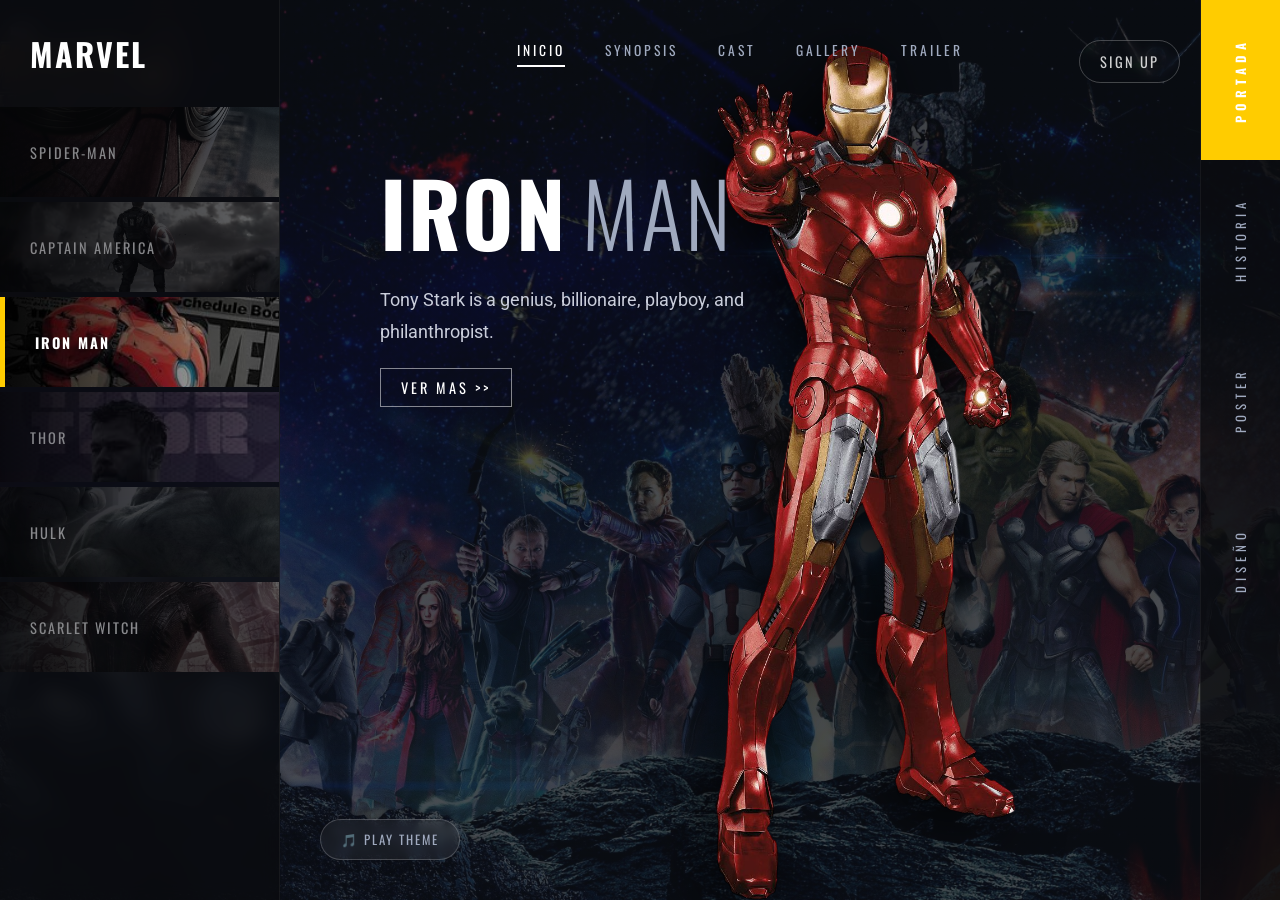
<file: index.html>
<!DOCTYPE html>
<html lang="en">
<head>
    <meta charset="UTF-8">
    <title>Marvel Cinematic Interface</title>
    <link href="https://fonts.googleapis.com/css2?family=Oswald:wght@300;400;700&family=Roboto:wght@300;400&display=swap" rel="stylesheet">

    <style>
        /* =========================================
           CSS STYLING - CINEMATIC DASHBOARD
        ========================================= */
        :root {
            --theme-color: #e23636;
            --bg-dark: #0a0c10;
            --text-light: #a0aabf;
        }

        body.theme-thor { --theme-color: #4da6ff; }
        body.theme-captain_america { --theme-color: #005bbb; }
        body.theme-iron_man { --theme-color: #ffcc00; }
        body.theme-hulk { --theme-color: #39ff14; }
        body.theme-spiderman { --theme-color: #e23636; }
        body.theme-scarlet_witch { --theme-color: #d90429; }

        * { box-sizing: border-box; margin: 0; padding: 0; }

        body {
            background: linear-gradient(rgba(12, 16, 23, 0.75), rgba(12, 16, 23, 0.75)),
                        url("marvel_background.jpg");
            background-size: cover;
            background-position: center;
            color: white;
            font-family: 'Roboto', sans-serif;
            height: 100vh;
            width: 100vw;
            overflow: hidden;
            display: flex;
            transition: background 0.5s ease;
        }

        /* LEFT SIDEBAR */
        .left-sidebar {
            width: 280px;
            height: 100vh;
            background: rgba(10, 12, 16, 0.8);
            border-right: 1px solid rgba(255, 255, 255, 0.05);
            display: flex;
            flex-direction: column;
            z-index: 20;
            backdrop-filter: blur(10px);
        }

        .brand-logo {
            padding: 30px;
            font-family: 'Oswald', sans-serif;
            font-size: 2rem;
            font-weight: 700;
            letter-spacing: 2px;
            color: white;
        }

        .thumbnail-list {
            flex-grow: 1;
            overflow-y: auto;
            display: flex;
            flex-direction: column;
            gap: 5px;
        }
        .thumbnail-list::-webkit-scrollbar { display: none; }

        .thumb-item {
            position: relative;
            height: 90px;
            cursor: pointer;
            overflow: hidden;
            opacity: 0.5;
            transition: all 0.3s ease;
            display: flex;
            align-items: center;
        }

        .thumb-item img {
            position: absolute;
            width: 100%;
            height: 100%;
            object-fit: cover;
            z-index: 1;
            filter: grayscale(80%);
            transition: all 0.3s ease;
        }

        .thumb-overlay {
            position: absolute;
            z-index: 2;
            width: 100%;
            height: 100%;
            background: linear-gradient(90deg, rgba(0,0,0,0.9) 0%, rgba(0,0,0,0.2) 100%);
        }

        .thumb-name {
            position: relative;
            z-index: 3;
            padding-left: 30px;
            font-family: 'Oswald', sans-serif;
            font-size: 0.9rem;
            letter-spacing: 2px;
            text-transform: uppercase;
        }

        .thumb-item:hover { opacity: 0.8; }
        .thumb-item.active { opacity: 1; border-left: 5px solid var(--theme-color); }
        .thumb-item.active img { filter: grayscale(0%); }
        .thumb-item.active .thumb-name { color: white; font-weight: 700; }

        /* MAIN CONTENT AREA */
        .main-content {
            flex-grow: 1;
            position: relative;
            display: flex;
            flex-direction: column;
        }

        /* Top Right Logo */
        .top-right-logo {
            position: absolute;
            top: 35px;
            right: 120px;
            height: 25px;
            z-index: 30;
        }
        .top-right-logo img { height: 100%; opacity: 0.9; }

        /* =========================================
           MASTER RIGHT-TABS
        ========================================= */
        .master-tab {
            display: none;
            height: 100%;
            width: 100%;
            animation: fadeIn 0.4s ease forwards;
        }
        .master-tab.active-master {
            display: flex;
            flex-direction: column;
        }

        @keyframes fadeIn {
            from { opacity: 0; transform: translateY(15px); }
            to { opacity: 1; transform: translateY(0); }
        }

        /* =========================================
           PORTADA (Top Nav & Content)
        ========================================= */
        .top-nav {
            display: flex;
            justify-content: center;
            gap: 40px;
            padding: 40px;
            font-family: 'Oswald', sans-serif;
            font-size: 0.85rem;
            letter-spacing: 3px;
            color: var(--text-light);
            z-index: 20;
        }

        .nav-link { cursor: pointer; transition: color 0.3s ease; padding-bottom: 5px; }
        .nav-link:hover { color: white; }
        .nav-link.active-nav { color: white; border-bottom: 2px solid white; }

        .tab-content {
            display: none;
            padding: 60px 100px;
            width: 65%;
            z-index: 10;
            animation: fadeIn 0.4s ease forwards;
        }
        .tab-content.active-tab { display: block; }

        /* Standard text styles */
        .section-header {
            font-family: 'Oswald', sans-serif;
            font-size: 1.5rem;
            letter-spacing: 4px;
            color: var(--theme-color);
            margin-bottom: 20px;
            text-transform: uppercase;
        }
        .section-text { font-size: 1.1rem; line-height: 1.8; color: #cacedb; white-space: pre-wrap; max-width: 600px; }
        .actor-name { font-family: 'Oswald', sans-serif; font-size: 4rem; text-transform: uppercase; margin-top: 10px; }

        .gallery-grid { display: grid; grid-template-columns: repeat(3, 1fr); gap: 15px; margin-top: 20px; }
        .gallery-item { height: 150px; background: rgba(255,255,255,0.1); border-radius: 8px; overflow: hidden; }
        .gallery-item img { width: 100%; height: 100%; object-fit: cover; opacity: 0.7; transition: 0.3s; }
        .gallery-item:hover img { opacity: 1; transform: scale(1.05); }

        .video-wrapper {
            position: relative; padding-bottom: 56.25%; height: 0;
            border-radius: 12px; overflow: hidden; box-shadow: 0 10px 30px rgba(0,0,0,0.8);
            border: 2px solid rgba(255,255,255,0.1);
        }
        .video-wrapper iframe { position: absolute; top: 0; left: 0; width: 100%; height: 100%; }

        .character-title {
            display: flex; gap: 15px; font-family: 'Oswald', sans-serif;
            font-size: 5.5rem; line-height: 1; margin-bottom: 30px;
            text-transform: uppercase; letter-spacing: 2px;
        }
        .title-bold { font-weight: 700; }
        .title-light { font-weight: 300; color: #a0aabf; }

        .ver-mas-btn {
            background: transparent; color: white; border: 1px solid rgba(255,255,255,0.5);
            padding: 8px 20px; font-family: 'Oswald', sans-serif; font-size: 0.9rem;
            letter-spacing: 3px; cursor: pointer; transition: all 0.3s; margin-top: 20px;
        }
        .ver-mas-btn:hover { color: var(--theme-color); border-color: var(--theme-color); }

        /* HERO IMAGE */
        .hero-image {
            position: absolute; right: 80px; bottom: 0; height: 95vh; width: auto;
            z-index: 5; object-fit: contain; pointer-events: none;
            filter: drop-shadow(-10px 10px 30px rgba(0,0,0,0.8));
            transition: opacity 0.5s ease, transform 0.5s ease;
        }

        /* =========================================
           NEW LAYOUTS: HISTORIA, POSTER, DISEÑO
        ========================================= */
        .full-page-content {
            padding: 100px;
            width: 100%;
            height: 100%;
            display: flex;
            flex-direction: column;
            justify-content: center;
        }

        .history-columns {
            display: column;
            column-count: 2;
            column-gap: 50px;
            margin-top: 30px;
        }

        /* Poster View */
        .poster-container {
            display: flex;
            justify-content: center;
            align-items: center;
            height: 100%;
            width: 100%;
        }
        .poster-image {
            height: 80vh;
            border-radius: 15px;
            box-shadow: 0 20px 50px rgba(0,0,0,0.9);
            border: 2px solid rgba(255,255,255,0.1);
        }

        /* Diseno (Design) View HUD */
        .hud-grid {
            display: grid;
            grid-template-columns: 1fr 1fr;
            gap: 40px;
            margin-top: 40px;
        }
        .hud-box {
            background: rgba(0, 20, 40, 0.4);
            border: 1px solid var(--theme-color);
            padding: 30px;
            border-radius: 10px;
            backdrop-filter: blur(5px);
        }
        .hud-title {
            font-family: 'Oswald', sans-serif;
            color: white;
            letter-spacing: 2px;
            margin-bottom: 15px;
            border-bottom: 1px solid rgba(255,255,255,0.2);
            padding-bottom: 10px;
        }

        /* =========================================
           RIGHT SIDEBAR (Interactive Vertical Menu)
        ========================================= */
        .right-sidebar {
            width: 80px; height: 100vh; background: rgba(10, 12, 16, 0.8);
            border-left: 1px solid rgba(255, 255, 255, 0.05);
            display: flex; flex-direction: column; align-items: center;
            z-index: 50; position: relative;
        }

        .v-nav-item {
            width: 100%;
            height: 160px;
            display: flex;
            align-items: center;
            justify-content: center;
            cursor: pointer;
            transition: background-color 0.4s ease, color 0.4s ease;
        }

        .v-text {
            writing-mode: vertical-rl; transform: rotate(180deg); font-family: 'Oswald', sans-serif;
            font-size: 0.8rem; letter-spacing: 5px; color: var(--text-light); pointer-events: none;
        }

        .v-nav-item:hover .v-text { color: white; }

        /* The dynamic active block */
        .v-nav-item.active-v-nav {
            background-color: var(--theme-color);
        }
        .v-nav-item.active-v-nav .v-text { color: white; font-weight: 700; }

        /* MUSIC BUTTON */
        #music-btn {
            position: absolute; bottom: 40px; left: 320px; padding: 10px 20px;
            background: rgba(255, 255, 255, 0.05); color: #a0aabf; border: 1px solid rgba(255, 255, 255, 0.2);
            border-radius: 30px; font-family: 'Oswald', sans-serif; letter-spacing: 2px;
            cursor: pointer; font-size: 0.8rem; transition: 0.3s; z-index: 100; backdrop-filter: blur(5px);
        }
        #music-btn:hover { color: white; border-color: var(--theme-color); }
        #music-btn.playing { color: var(--theme-color); border-color: var(--theme-color); }

        /* SIGN UP BUTTON */
        .signup-link {
            position: absolute;
            top: 40px;
            right: 100px;
            z-index: 100;
            color: white;
            text-decoration: none;
            font-family: 'Oswald', sans-serif;
            letter-spacing: 2px;
            font-size: 0.9rem;
            opacity: 0.8;
            padding: 10px 20px;
            border: 1px solid rgba(255,255,255,0.3);
            border-radius: 30px;
            transition: 0.3s;
            backdrop-filter: blur(5px);
        }
        .signup-link:hover { opacity: 1; border-color: var(--theme-color); color: var(--theme-color); }
    </style>
</head>
<body class="theme-iron_man">

    <audio id="theme-song" loop>
        <source src="marvel_theme.mp3" type="audio/mpeg">
    </audio>
    <button id="music-btn" onclick="toggleMusic()">🎵 PLAY THEME</button>

    <a href="/signup" class="signup-link">SIGN UP</a>

    <!-- LEFT SIDEBAR -->
    <aside class="left-sidebar">
        <div class="brand-logo">MARVEL</div>
        <div class="thumbnail-list">
            <div class="thumb-item" id="thumb-spiderman" onclick="selectCharacter('spiderman')">
                <img src="spiderman_thumbnail.png" alt="Spider-Man">
                <div class="thumb-overlay"></div><span class="thumb-name">SPIDER-MAN</span>
            </div>
            <div class="thumb-item" id="thumb-captain_america" onclick="selectCharacter('captain_america')">
                <img src="cap_thumbnail.png" alt="Cap">
                <div class="thumb-overlay"></div><span class="thumb-name">CAPTAIN AMERICA</span>
            </div>
            <div class="thumb-item active" id="thumb-iron_man" onclick="selectCharacter('iron_man')">
                <img src="ironman_thumbnail.png" alt="Iron Man">
                <div class="thumb-overlay"></div><span class="thumb-name">IRON MAN</span>
            </div>
            <div class="thumb-item" id="thumb-thor" onclick="selectCharacter('thor')">
                <img src="thor_thumbnail.png" alt="Thor">
                <div class="thumb-overlay"></div><span class="thumb-name">THOR</span>
            </div>
            <div class="thumb-item" id="thumb-hulk" onclick="selectCharacter('hulk')">
                <img src="hulk_thumbnail.png" alt="Hulk">
                <div class="thumb-overlay"></div><span class="thumb-name">HULK</span>
            </div>
            <div class="thumb-item" id="thumb-scarlet_witch" onclick="selectCharacter('scarlet_witch')">
                <img src="scarlet_witch_thumbnail.png" alt="Scarlet">
                <div class="thumb-overlay"></div><span class="thumb-name">SCARLET WITCH</span>
            </div>
        </div>
    </aside>


    <!-- MAIN CENTRAL CONTENT -->
    <main class="main-content">

        <!-- ===================================== -->
        <!-- MASTER TAB 1: PORTADA (The Main View) -->
        <!-- ===================================== -->
        <div id="master-portada" class="master-tab active-master">
            <nav class="top-nav">
                <span class="nav-link active-nav" id="nav-inicio" onclick="switchInnerTab(event, 'inicio')">INICIO</span>
                <span class="nav-link" id="nav-synopsis" onclick="switchInnerTab(event, 'synopsis')">SYNOPSIS</span>
                <span class="nav-link" onclick="switchInnerTab(event, 'cast')">CAST</span>
                <span class="nav-link" onclick="switchInnerTab(event, 'gallery')">GALLERY</span>
                <span class="nav-link" onclick="switchInnerTab(event, 'trailer')">TRAILER</span>
            </nav>

            <div id="tab-inicio" class="tab-content active-tab">
                <div class="character-title">
                    <span class="title-bold" id="title-first">IRON</span>
                    <span class="title-light" id="title-second">MAN</span>
                </div>
                <p class="section-text" id="detail-bg" style="max-width: 500px;">Tony Stark is a genius, billionaire, playboy, and philanthropist.</p>
                <button class="ver-mas-btn" onclick="document.getElementById('nav-synopsis').click()">VER MAS >></button>
            </div>

            <div id="tab-synopsis" class="tab-content">
                <h2 class="section-header">OFFICIAL SYNOPSIS</h2>
                <p class="section-text" id="detail-synopsis">After a life-threatening incident, Tony Stark creates a mechanized suit of armor to save his own life and escape captivity. He continues to refine his technology, fighting foes in a high-tech suit equipped with advanced flight capabilities, repulsor rays, and cutting-edge weaponry. As the founding benefactor of the Avengers, Tony constantly wrestles with his ego, his legacy, and his ultimate desire to put a "suit of armor around the world".</p>
            </div>

            <div id="tab-cast" class="tab-content">
                <h2 class="section-header">PORTRAYED BY</h2>
                <h3 class="actor-name" id="detail-actor">Robert Downey Jr.</h3>
            </div>

            <div id="tab-gallery" class="tab-content">
                <h2 class="section-header">CONCEPT ART & STILLS</h2>
                <div class="gallery-grid">
                    <div class="gallery-item"><img src="spiderman_thumbnail.png"></div>
                    <div class="gallery-item"><img src="cap_thumbnail.png"></div>
                    <div class="gallery-item"><img src="ironman_thumbnail.png"></div>
                </div>
            </div>

            <div id="tab-trailer" class="tab-content">
                <h2 class="section-header">CINEMATIC TRAILER</h2>
                <div class="video-wrapper">
                    <iframe id="detail-trailer" src="https://www.youtube.com/embed/8ugaeA-nMTc" frameborder="0" allowfullscreen></iframe>
                </div>
            </div>

            <img class="hero-image" id="detail-image" src="ironman_cutout.png" onerror="this.style.display='none'">
        </div>

        <!-- ===================================== -->
        <!-- MASTER TAB 2: HISTORIA (Comic Origin) -->
        <!-- ===================================== -->
        <div id="master-historia" class="master-tab">
            <div class="full-page-content">
                <h1 class="character-title"><span class="title-bold">COMIC</span><span class="title-light">ORIGIN</span></h1>
                <h2 class="section-header">ARCHIVE RECORDS</h2>
                <div class="history-columns">
                    <p class="section-text" id="detail-history">Database loading...</p>
                </div>
            </div>
        </div>

        <!-- ===================================== -->
        <!-- MASTER TAB 3: POSTER                  -->
        <!-- ===================================== -->
        <div id="master-poster" class="master-tab">
            <div class="poster-container">
                <img class="poster-image" id="detail-poster" src="ironman_thumbnail.png" alt="Movie Poster">
            </div>
        </div>

        <!-- ===================================== -->
        <!-- MASTER TAB 4: DISEÑO (Design/Specs)   -->
        <!-- ===================================== -->
        <div id="master-diseno" class="master-tab">
            <div class="full-page-content">
                <h1 class="character-title"><span class="title-bold">TECH</span><span class="title-light">SPECS</span></h1>
                <div class="hud-grid">
                    <div class="hud-box">
                        <h3 class="hud-title">COMBAT RATING</h3>
                        <p class="section-text" id="detail-combat">Loading...</p>
                    </div>
                    <div class="hud-box">
                        <h3 class="hud-title">SPECIAL ABILITIES</h3>
                        <p class="section-text" id="detail-abilities">Loading...</p>
                    </div>
                </div>
            </div>
        </div>

    </main>

    <!-- RIGHT SIDEBAR (The Interactive Master Menu) -->
    <aside class="right-sidebar">
        <div id="v-nav-portada" class="v-nav-item active-v-nav" onclick="switchRightTab(event, 'portada')">
            <span class="v-text">PORTADA</span>
        </div>
        <div id="v-nav-historia" class="v-nav-item" onclick="switchRightTab(event, 'historia')">
            <span class="v-text">HISTORIA</span>
        </div>
        <div id="v-nav-poster" class="v-nav-item" onclick="switchRightTab(event, 'poster')">
            <span class="v-text">POSTER</span>
        </div>
        <div id="v-nav-diseno" class="v-nav-item" onclick="switchRightTab(event, 'diseno')">
            <span class="v-text">DISEÑO</span>
        </div>
    </aside>

    <!-- =========================================
         JAVASCRIPT LOGIC
    ========================================= -->
    <script>
        const characters = {
            'spiderman': {
                titleFirst: 'IRON', titleSecond: 'SPIDER',
                background: 'A teenager from Queens who was bitten by a radioactive spider.',
                synopsis: 'Following the events of the Infinity War, Peter Parker must step up and take on new responsibilities. Equipped with the high-tech Iron Spider armor designed by Tony Stark, his capabilities are enhanced with mechanical spider-arms and advanced targeting systems. Torn between his normal teenage life and his duty as a hero, Peter must confront multiversal threats and redefine what it means to be the friendly neighborhood Spider-Man.',
                actor: 'Tom Holland',
                trailer: 'https://www.youtube.com/embed/Nt9L1jCKGnE',
                image: 'spiderman_cutout.png',
                poster: 'spiderman_thumbnail.png',
                history: 'Peter Parker gained his powers after being bitten by a radioactive spider on a high school field trip. \n\nLearning that "With great power comes great responsibility" after the tragic death of his Uncle Ben, he dedicated his life to fighting crime in New York City.',
                combat: 'STRENGTH: 8/10\nSPEED: 9/10\nDURABILITY: 7/10\nINTELLIGENCE: 9/10',
                abilities: '- Danger-warning Spider-Sense\n- Superhuman strength and agility\n- Wall-crawling\n- Web-shooters (Stark Tech Upgraded)',
                theme: 'theme-spiderman'
            },
            'captain_america': {
                titleFirst: 'CAPTAIN', titleSecond: 'AMERICA',
                background: 'A frail World War II volunteer who was enhanced by the Super Soldier Serum.',
                synopsis: 'Steve Rogers, the first Avenger, was frozen in ice for decades before waking up in the modern world. He serves as the moral compass and tactical leader of the Avengers. From fighting the tyrannical forces of Hydra in WWII to standing against Thanos\'s alien army, Captain America wields his virtually indestructible vibranium shield to defend freedom and justice whatever the cost.',
                actor: 'Chris Evans',
                trailer: 'https://www.youtube.com/embed/7SlILk2WMTI',
                image: 'cap_cutout.png',
                poster: 'cap_thumbnail.png',
                history: 'Born in 1918, Steve Rogers was a scrawny fine arts student who desperately wanted to fight in WWII. Rejected due to health issues, he volunteered for Project Rebirth.\n\nThe serum transformed him into the pinnacle of human perfection. After crashing into the Arctic, he awoke 70 years later to a changed world.',
                combat: 'STRENGTH: 7/10\nSPEED: 7/10\nDURABILITY: 8/10\nINTELLIGENCE: 8/10',
                abilities: '- Master Martial Artist & Tactician\n- Enhanced human physiology\n- Indestructible Vibranium Shield',
                theme: 'theme-captain_america'
            },
            'iron_man': {
                titleFirst: 'IRON', titleSecond: 'MAN',
                background: 'Tony Stark is a genius, billionaire, playboy, and philanthropist.',
                synopsis: 'After a life-threatening incident, Tony Stark creates a mechanized suit of armor to save his own life and escape captivity. He continues to refine his technology, fighting foes in a high-tech suit equipped with advanced flight capabilities, repulsor rays, and cutting-edge weaponry. As the founding benefactor of the Avengers, Tony constantly wrestles with his ego, his legacy, and his ultimate desire to put a "suit of armor around the world".',
                actor: 'Robert Downey Jr.',
                trailer: 'https://www.youtube.com/embed/8ugaeA-nMTc',
                image: 'ironman_cutout.png',
                poster: 'ironman_thumbnail.png',
                history: 'Anthony Edward Stark inherited Stark Industries from his father, Howard Stark. After being captured by the Ten Rings terrorist group, he built the Mark I armor to escape.\n\nRealizing his weapons were falling into the wrong hands, he shut down weapon manufacturing to become the armored hero, Iron Man.',
                combat: 'STRENGTH: 9/10 (In Suit)\nSPEED: 10/10 (Flight)\nDURABILITY: 9/10\nINTELLIGENCE: 10/10',
                abilities: '- Genius-level intellect\n- Powered Exoskeleton\n- Repulsor Blasts & Unibeam\n- Advanced AI targeting',
                theme: 'theme-iron_man'
            },
            'thor': {
                titleFirst: 'THOR', titleSecond: 'ODINSON',
                background: 'The Asgardian God of Thunder, wielding the enchanted hammer Mjolnir.',
                synopsis: 'Banished to Earth to learn a lesson in humility, Thor Odinson must prove himself worthy to wield his power. Stripped of his legendary hammer, Mjolnir, Thor learns what it truly means to be a hero. Across his centuries of life, he has battled dark elves, the Goddess of Death, and the Mad Titan Thanos, eventually discovering that his true power comes not from his weapon, but from within as the God of Thunder.',
                actor: 'Chris Hemsworth',
                trailer: 'https://www.youtube.com/embed/v7MGUNV8MxU',
                image: 'thor_cutout.png',
                poster: 'thor_thumbnail.png',
                history: 'Thor is the God of Thunder, son of Odin, the All-Father of Asgard. Originally arrogant and reckless, his banishment to Midgard (Earth) taught him humility.\n\nHe is a founding member of the Avengers and the sworn protector of the Nine Realms.',
                combat: 'STRENGTH: 10/10\nSPEED: 8/10\nDURABILITY: 10/10\nINTELLIGENCE: 6/10',
                abilities: '- Immortality and Asgardian Physiology\n- Manipulation of Weather and Lightning\n- Flight via Mjolnir/Stormbreaker',
                theme: 'theme-thor'
            },
            'hulk': {
                titleFirst: 'THE', titleSecond: 'HULK',
                background: 'Dr. Bruce Banner transforms into a giant, green, rage-fueled behemoth.',
                synopsis: 'A brilliant scientist exposed to a massive dose of gamma radiation, Bruce Banner struggles to control the beast within. When provoked, he transforms into the Hulk—the angrier he gets, the stronger he becomes. Despite being hunted by the military and fearing his own destructive potential, Banner eventually learns to merge his genius intellect with the Hulk\'s limitless superhuman strength to protect the world.',
                actor: 'Mark Ruffalo',
                trailer: 'https://www.youtube.com/embed/xbqNb2PFKKA',
                image: 'hulk_cutout.png',
                poster: 'hulk_thumbnail.png',
                history: 'While working on recreating the Super Soldier Serum for the US Military, Dr. Bruce Banner subjected himself to intense Gamma Radiation.\n\nThe experiment failed catastrophically, creating an alter-ego formed from Banner\'s repressed anger that manifests physically as an unstoppable green giant.',
                combat: 'STRENGTH: 10/10 (Limitless)\nSPEED: 8/10\nDURABILITY: 10/10\nINTELLIGENCE: 10/10 (As Banner)',
                abilities: '- Virtually limitless physical strength\n- Nigh-Invulnerability\n- Regenerative Healing Factor\n- Leaping miles at a time',
                theme: 'theme-hulk'
            },
            'scarlet_witch': {
                titleFirst: 'SCARLET', titleSecond: 'WITCH',
                background: 'Wanda Maximoff is a tremendously powerful being capable of harnessing Chaos Magic.',
                synopsis: 'Starting out as an antagonist manipulated by Hydra, Wanda eventually joins the Avengers to fight for humanity. Her devastating powers allow her to alter reality, manipulate energy, cast hexes, and employ advanced telekinesis. Driven by profound grief over the loss of her brother, Pietro, and her soulmate, Vision, Wanda\'s journey leads her to fully embrace her mythical destiny as the Scarlet Witch, making her one of the universe\'s most formidable beings.',
                actor: 'Elizabeth Olsen',
                trailer: 'https://www.youtube.com/embed/sj9J2ecsSpo',
                image: 'scarlet_witch_cutout.png',
                poster: 'scarlet_witch_thumbnail.png',
                history: 'Wanda and her twin brother Pietro volunteered for Hydra experiments using the Mind Stone. The stone unlocked Wanda\'s latent magical abilities.\n\nDriven by grief from the loss of her family and eventually Vision, she embraced her destiny as the prophesied Scarlet Witch, wielding immense chaos magic.',
                combat: 'STRENGTH: 4/10\nSPEED: 5/10\nDURABILITY: 5/10\nMAGIC: 10/10 (Reality Warping)',
                abilities: '- Chaos Magic manipulation\n- Telekinesis & Telepathy\n- Reality Warping\n- Hex casting & Energy projection',
                theme: 'theme-scarlet_witch'
            }
        };

        function selectCharacter(id) {
            const char = characters[id];
            if (!char) return;

            // Update all Text Data
            document.getElementById('title-first').innerText = char.titleFirst;
            document.getElementById('title-second').innerText = char.titleSecond;
            document.getElementById('detail-bg').innerText = char.background;
            document.getElementById('detail-synopsis').innerText = char.synopsis;
            document.getElementById('detail-actor').innerText = char.actor;
            document.getElementById('detail-trailer').src = char.trailer;
            document.getElementById('detail-history').innerText = char.history;
            document.getElementById('detail-combat').innerText = char.combat;
            document.getElementById('detail-abilities').innerText = char.abilities;
            document.getElementById('detail-poster').src = char.poster;

            // Image handling
            const imgElement = document.getElementById('detail-image');
            imgElement.style.opacity = 0;
            imgElement.style.transform = 'scale(0.95) translateX(20px)';
            setTimeout(() => {
                imgElement.src = char.image;
                imgElement.style.display = '';
                if (document.getElementById('master-portada').classList.contains('active-master') &&
                    document.getElementById('tab-inicio').classList.contains('active-tab')) {
                    imgElement.style.opacity = 1;
                    imgElement.style.transform = 'scale(1) translateX(0)';
                }
            }, 300);

            // Theme updating
            document.body.className = char.theme;

            // Thumbnail active states
            document.querySelectorAll('.thumb-item').forEach(t => t.classList.remove('active'));
            document.getElementById('thumb-' + id).classList.add('active');

            // RESET TO DEFAULT TABS ON CHARACTER CHANGE
            document.getElementById('v-nav-portada').click();
            document.querySelector('.top-nav span:first-child').click();
        }

        // ==========================================
        // TOP NAV (INNER TABS) LOGIC
        // ==========================================
        function switchInnerTab(event, tabId) {
            document.querySelectorAll('.nav-link').forEach(link => link.classList.remove('active-nav'));
            event.target.classList.add('active-nav');

            document.querySelectorAll('.tab-content').forEach(tab => tab.classList.remove('active-tab'));
            document.getElementById('tab-' + tabId).classList.add('active-tab');

            const heroImage = document.getElementById('detail-image');
            if (tabId === 'inicio') {
                heroImage.style.opacity = 1;
                heroImage.style.transform = 'scale(1) translateX(0)';
            } else {
                heroImage.style.opacity = 0;
                heroImage.style.transform = 'scale(0.95) translateX(20px)';
            }
        }

        // ==========================================
        // RIGHT SIDEBAR (MASTER TABS) LOGIC
        // ==========================================
        function switchRightTab(event, masterId) {
            // Update Right Sidebar Colors
            document.querySelectorAll('.v-nav-item').forEach(item => item.classList.remove('active-v-nav'));
            event.currentTarget.classList.add('active-v-nav');

            // Hide all master screens
            document.querySelectorAll('.master-tab').forEach(tab => tab.classList.remove('active-master'));
            // Show requested screen
            document.getElementById('master-' + masterId).classList.add('active-master');

            // Handle hero image (Only show if on Portada AND on Inicio)
            const heroImage = document.getElementById('detail-image');
            if (masterId === 'portada' && document.getElementById('tab-inicio').classList.contains('active-tab')) {
                heroImage.style.opacity = 1;
            } else {
                heroImage.style.opacity = 0;
            }
        }

        function toggleMusic() {
            const audio = document.getElementById('theme-song');
            const btn = document.getElementById('music-btn');
            if (audio.paused) {
                audio.play(); btn.innerText = "🔊 PAUSE THEME"; btn.classList.add("playing");
            } else {
                audio.pause(); btn.innerText = "🎵 PLAY THEME"; btn.classList.remove("playing");
            }
        }
    </script>
</body>
</html>
</file>
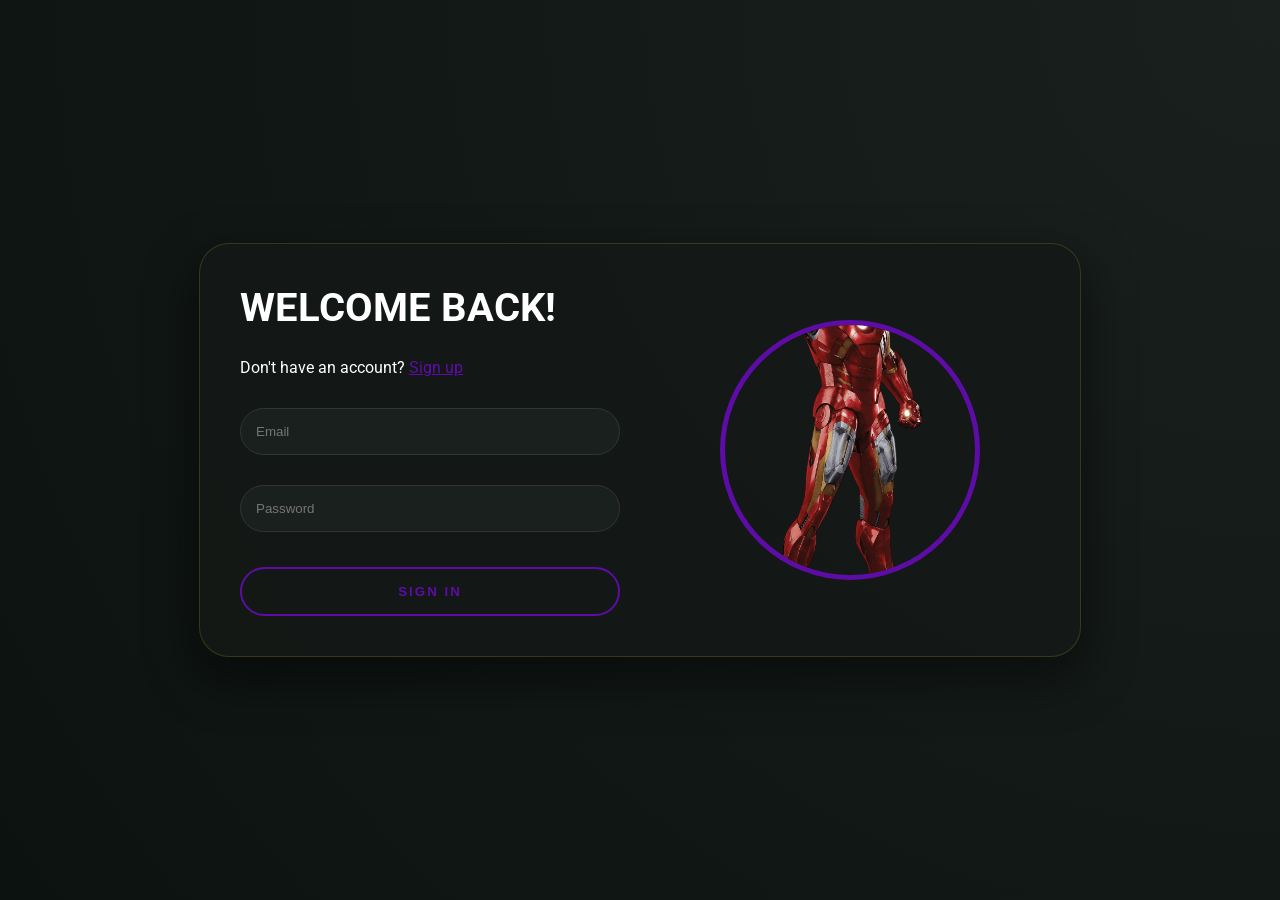
<file: login.html>
<!DOCTYPE html>
<html lang="en">
<head>
    <meta charset="UTF-8">
    <title>Login | Welcome Back</title>
    <link href="https://fonts.googleapis.com/css2?family=Roboto:wght@300;400;700&display=swap" rel="stylesheet">
    <style>
        :root {
            --bg-color: #0c1210;
            --accent-color: #620cadf4; /* Gold/Yellow accent */
            --text-color: #ffffff;
            --input-bg: #1a201e;
        }

        body { 
            margin: 0; display: flex; height: 100vh; 
            background: radial-gradient(circle at top right, #1a201e, #0c1210); 
            color: var(--text-color); font-family: 'Roboto', sans-serif;
            align-items: center; justify-content: center;
        }

        .login-card {
            display: flex; width: 800px; background: rgba(20, 25, 23, 0.9);
            border-radius: 30px; padding: 40px; box-shadow: 0 20px 50px rgba(0,0,0,0.5);
            border: 1px solid rgba(212, 175, 55, 0.2);
            align-items: center;
        }

        .form-side { flex: 1; padding-right: 40px; }
        .image-side { flex: 1; display: flex; align-items: center; justify-content: center; }

        h1 { margin-top: 0; font-size: 2.5rem; }

        input { 
            width: 100%; background: var(--input-bg); border: none; 
            padding: 15px; margin: 15px 0; color: white; border-radius: 50px;
            border: 1px solid #333; outline: none; box-sizing: border-box;
        }

        .btn-signin { 
            width: 100%; padding: 15px; background: transparent; 
            border: 2px solid var(--accent-color); color: var(--accent-color);
            border-radius: 50px; cursor: pointer; font-weight: bold; margin-top: 20px;
            transition: 0.3s; text-transform: uppercase; letter-spacing: 2px;
        }
        .btn-signin:hover { background: var(--accent-color); color: black; }

        .panda-art { 
            width: 250px; height: 250px; border-radius: 50%; 
            border: 5px solid var(--accent-color); object-fit: cover;
        }
    </style>
</head>
<body>

    <div class="login-card">
        <div class="form-side">
            <h1>WELCOME BACK!</h1>
            <p>Don't have an account? <a href="/signup" style="color: var(--accent-color)">Sign up</a></p>
            
            <input type="email" id="email" placeholder="Email">
            <input type="password" id="password" placeholder="Password">
            
            <button class="btn-signin" onclick="submitLogin()">SIGN IN</button>
        </div>
        
        <div class="image-side">
            <img src="ironman_cutout.png" class="panda-art" alt="Mascot">
        </div>
    </div>

    <script>
        async function submitLogin() {
            const email = document.getElementById('email').value;
            const password = document.getElementById('password').value;
            
            const response = await fetch('/login', {
                method: 'POST',
                headers: {'Content-Type': 'application/json'},
                body: JSON.stringify({email, password})
            });
            
            const data = await response.json();
            
            if (response.ok) {
                alert("Login Successful! Token received.");
                // Redirect or store token here
            } else {
                alert("Login failed: " + (data.message || "Invalid credentials"));
            }
        }
    </script>
</body>
</html>
</file>
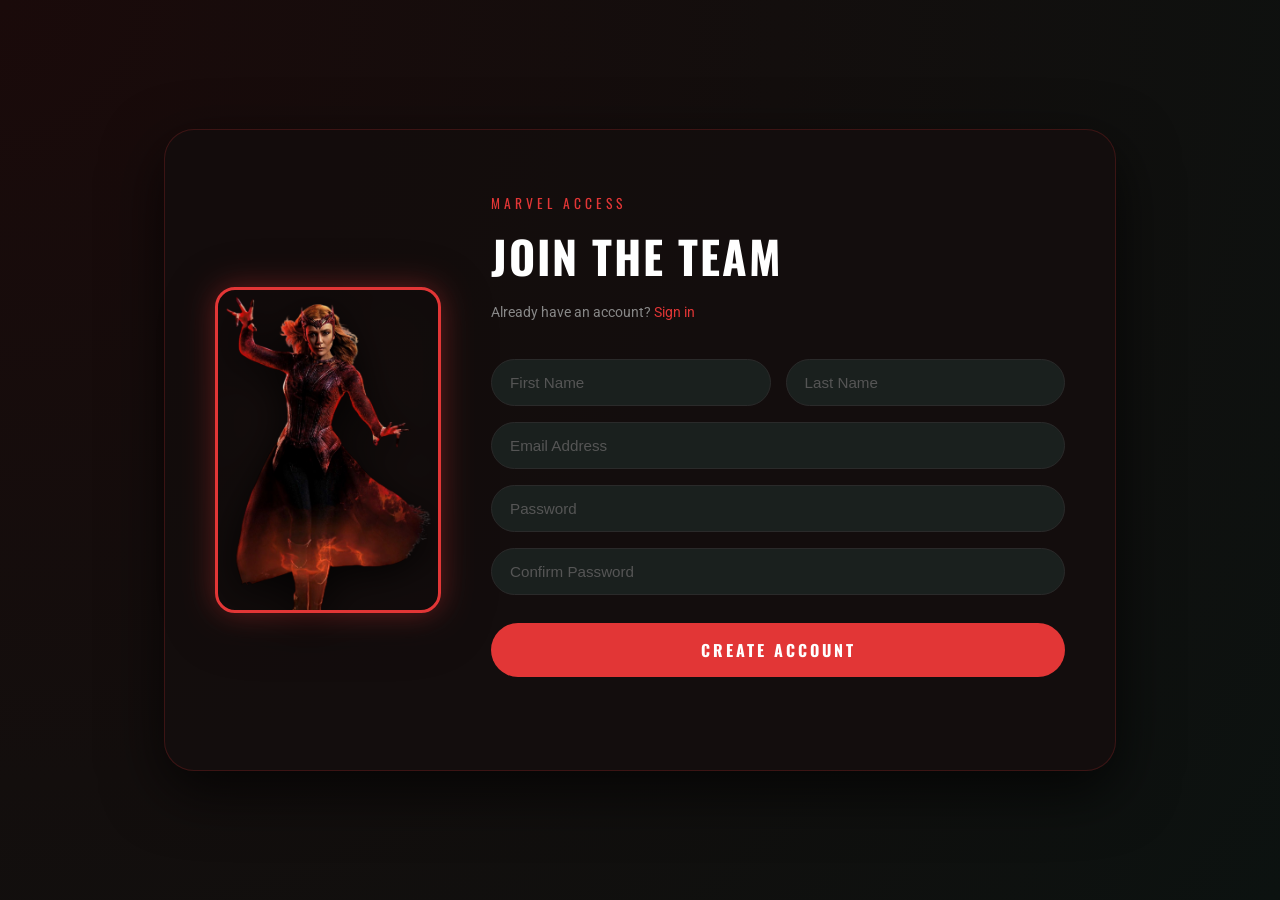
<file: signup.html>
<!DOCTYPE html>
<html lang="en">
<head>
    <meta charset="UTF-8">
    <title>Sign Up | Join the Avengers</title>
    <link href="https://fonts.googleapis.com/css2?family=Oswald:wght@300;400;700&family=Roboto:wght@300;400&display=swap" rel="stylesheet">
    <style>
        :root {
            --bg-color: #0c1210;
            --accent-color: #e23636;
            --text-color: #ffffff;
            --input-bg: #1a201e;
        }

        body {
            margin: 0; display: flex; height: 100vh;
            background: radial-gradient(circle at top left, #1a0a0a, #0c1210);
            color: var(--text-color); font-family: 'Roboto', sans-serif;
            align-items: center; justify-content: center;
        }

        .signup-card {
            display: flex; width: 850px; background: rgba(20, 14, 14, 0.92);
            border-radius: 30px; padding: 50px; box-shadow: 0 20px 60px rgba(0,0,0,0.7);
            border: 1px solid rgba(226, 54, 54, 0.2);
            align-items: center; gap: 50px;
        }

        .image-side {
            flex: 0 0 220px;
            display: flex;
            align-items: center;
            justify-content: center;
        }

        .hero-art {
            width: 220px;
            height: 320px;
            object-fit: cover;
            object-position: top;
            border-radius: 20px;
            border: 3px solid var(--accent-color);
            box-shadow: 0 0 30px rgba(226, 54, 54, 0.4);
            filter: drop-shadow(0 10px 20px rgba(0,0,0,0.8));
        }

        .form-side {
            flex: 1;
        }

        .brand {
            font-family: 'Oswald', sans-serif;
            font-size: 0.85rem;
            letter-spacing: 4px;
            color: var(--accent-color);
            margin-bottom: 10px;
            text-transform: uppercase;
        }

        h1 {
            margin: 0 0 6px;
            font-family: 'Oswald', sans-serif;
            font-size: 2.8rem;
            font-weight: 700;
            letter-spacing: 2px;
            text-transform: uppercase;
        }

        .subtitle {
            color: #888;
            font-size: 0.9rem;
            margin-bottom: 30px;
        }

        .subtitle a {
            color: var(--accent-color);
            text-decoration: none;
        }

        .subtitle a:hover { text-decoration: underline; }

        .row {
            display: flex;
            gap: 15px;
        }

        input {
            width: 100%;
            background: var(--input-bg);
            border: 1px solid #2a2a2a;
            padding: 14px 18px;
            margin: 8px 0;
            color: white;
            border-radius: 50px;
            outline: none;
            box-sizing: border-box;
            font-size: 0.95rem;
            transition: border-color 0.3s;
        }

        input:focus {
            border-color: var(--accent-color);
        }

        input::placeholder {
            color: #555;
        }

        .btn-signup {
            width: 100%;
            padding: 15px;
            background: var(--accent-color);
            border: none;
            color: white;
            border-radius: 50px;
            cursor: pointer;
            font-weight: 700;
            margin-top: 20px;
            transition: 0.3s;
            text-transform: uppercase;
            letter-spacing: 3px;
            font-family: 'Oswald', sans-serif;
            font-size: 1rem;
        }

        .btn-signup:hover {
            background: #c0272b;
            box-shadow: 0 5px 20px rgba(226, 54, 54, 0.5);
            transform: translateY(-1px);
        }

        .error-msg {
            color: var(--accent-color);
            font-size: 0.85rem;
            margin-top: 10px;
            text-align: center;
            min-height: 20px;
        }
    </style>
</head>
<body>

    <div class="signup-card">
        <div class="image-side">
            <img src="scarlet_witch_cutout.png" class="hero-art" alt="Hero">
        </div>

        <div class="form-side">
            <p class="brand">MARVEL ACCESS</p>
            <h1>JOIN THE TEAM</h1>
            <p class="subtitle">Already have an account? <a href="/login">Sign in</a></p>

            <div class="row">
                <input type="text" id="first-name" placeholder="First Name">
                <input type="text" id="last-name" placeholder="Last Name">
            </div>
            <input type="email" id="email" placeholder="Email Address">
            <input type="password" id="password" placeholder="Password">
            <input type="password" id="confirm-password" placeholder="Confirm Password">

            <button class="btn-signup" onclick="submitSignup()">CREATE ACCOUNT</button>
            <p class="error-msg" id="error-msg"></p>
        </div>
    </div>

    <script>
        async function submitSignup() {
            const firstName = document.getElementById('first-name').value.trim();
            const lastName = document.getElementById('last-name').value.trim();
            const email = document.getElementById('email').value.trim();
            const password = document.getElementById('password').value;
            const confirmPassword = document.getElementById('confirm-password').value;
            const errorMsg = document.getElementById('error-msg');

            errorMsg.textContent = '';

            if (!firstName || !lastName || !email || !password) {
                errorMsg.textContent = 'Please fill in all fields.';
                return;
            }

            if (password !== confirmPassword) {
                errorMsg.textContent = 'Passwords do not match.';
                return;
            }

            if (password.length < 6) {
                errorMsg.textContent = 'Password must be at least 6 characters.';
                return;
            }

            try {
                const response = await fetch('/signup', {
                    method: 'POST',
                    headers: { 'Content-Type': 'application/json' },
                    body: JSON.stringify({ firstName, lastName, email, password })
                });

                const data = await response.json();

                if (response.ok) {
                    window.location.href = '/';
                } else {
                    errorMsg.textContent = data.message || 'Sign up failed. Please try again.';
                }
            } catch (err) {
                errorMsg.textContent = 'Network error. Please try again.';
            }
        }
    </script>
</body>
</html>
</file>
